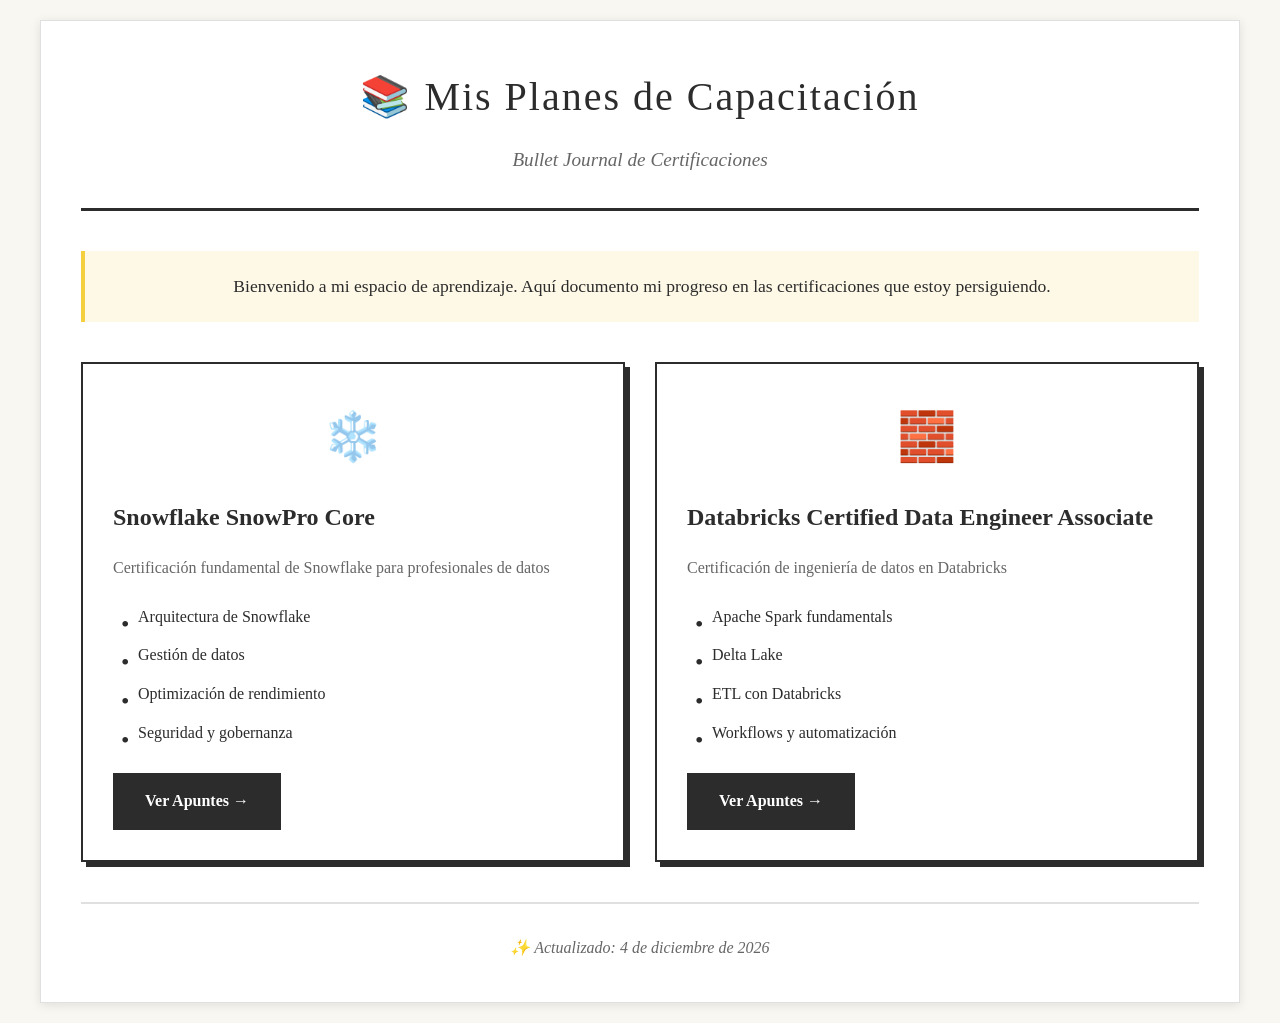
<file: index.html>
<!DOCTYPE html>
<html lang="es">
<head>
    <meta charset="UTF-8">
    <meta name="viewport" content="width=device-width, initial-scale=1.0">
    <title>Mis Certificaciones - Bullet Journal</title>
    <link rel="stylesheet" href="styles.css">
</head>
<body>
    <div class="container">
        <header>
            <h1>📚 Mis Planes de Capacitación</h1>
            <p class="subtitle">Bullet Journal de Certificaciones</p>
        </header>

        <main>
            <section class="intro">
                <p>Bienvenido a mi espacio de aprendizaje. Aquí documento mi progreso en las certificaciones que estoy persiguiendo.</p>
            </section>

            <section class="certifications">
                <div class="cert-card">
                    <div class="cert-icon">❄️</div>
                    <h2>Snowflake SnowPro Core</h2>
                    <p>Certificación fundamental de Snowflake para profesionales de datos</p>
                    <ul class="bullet-list">
                        <li>Arquitectura de Snowflake</li>
                        <li>Gestión de datos</li>
                        <li>Optimización de rendimiento</li>
                        <li>Seguridad y gobernanza</li>
                    </ul>
                    <a href="snowflake.html" class="btn">Ver Apuntes →</a>
                </div>

                <div class="cert-card">
                    <div class="cert-icon">🧱</div>
                    <h2>Databricks Certified Data Engineer Associate</h2>
                    <p>Certificación de ingeniería de datos en Databricks</p>
                    <ul class="bullet-list">
                        <li>Apache Spark fundamentals</li>
                        <li>Delta Lake</li>
                        <li>ETL con Databricks</li>
                        <li>Workflows y automatización</li>
                    </ul>
                    <a href="databricks.html" class="btn">Ver Apuntes →</a>
                </div>
            </section>
        </main>

        <footer>
            <p>✨ Actualizado: <span id="date"></span></p>
        </footer>
    </div>

    <script>
        // Display current date
        document.getElementById('date').textContent = new Date().toLocaleDateString('es-ES', {
            year: 'numeric',
            month: 'long',
            day: 'numeric'
        });
    </script>
</body>
</html>
</file>
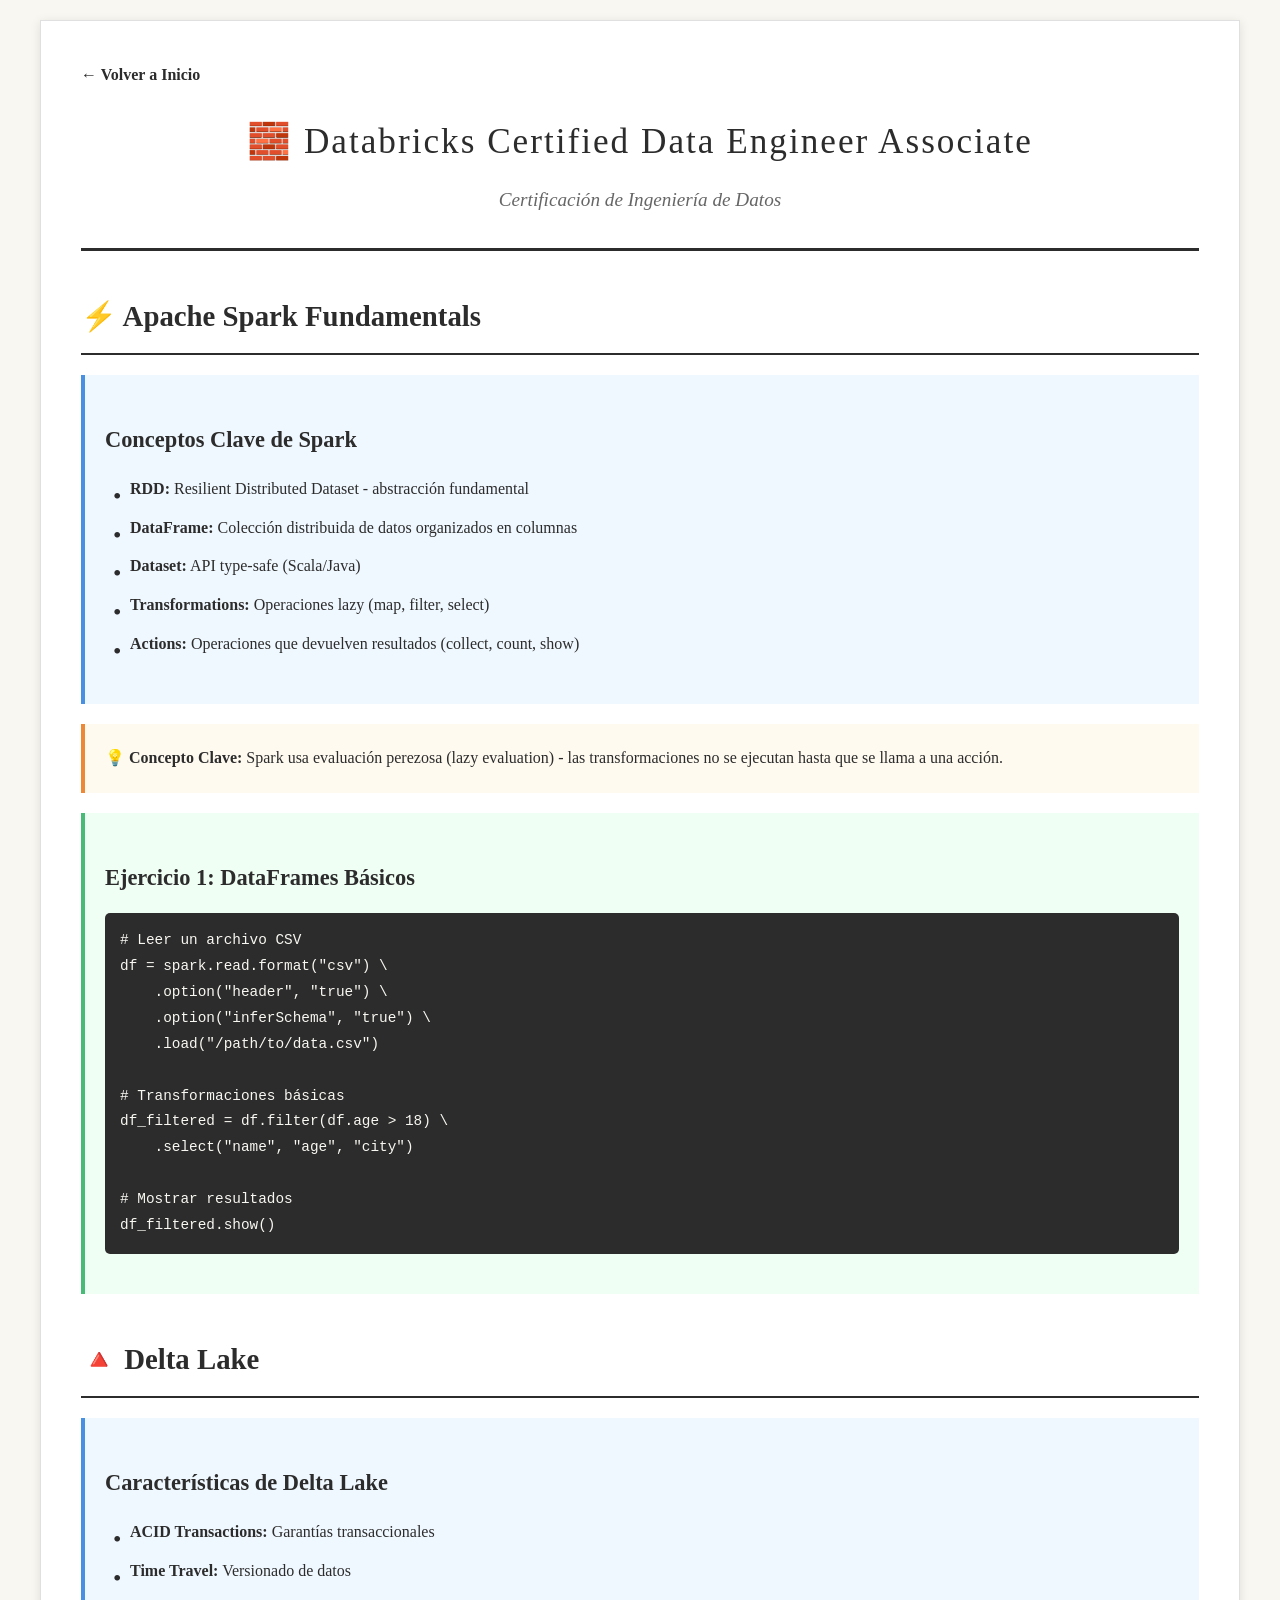
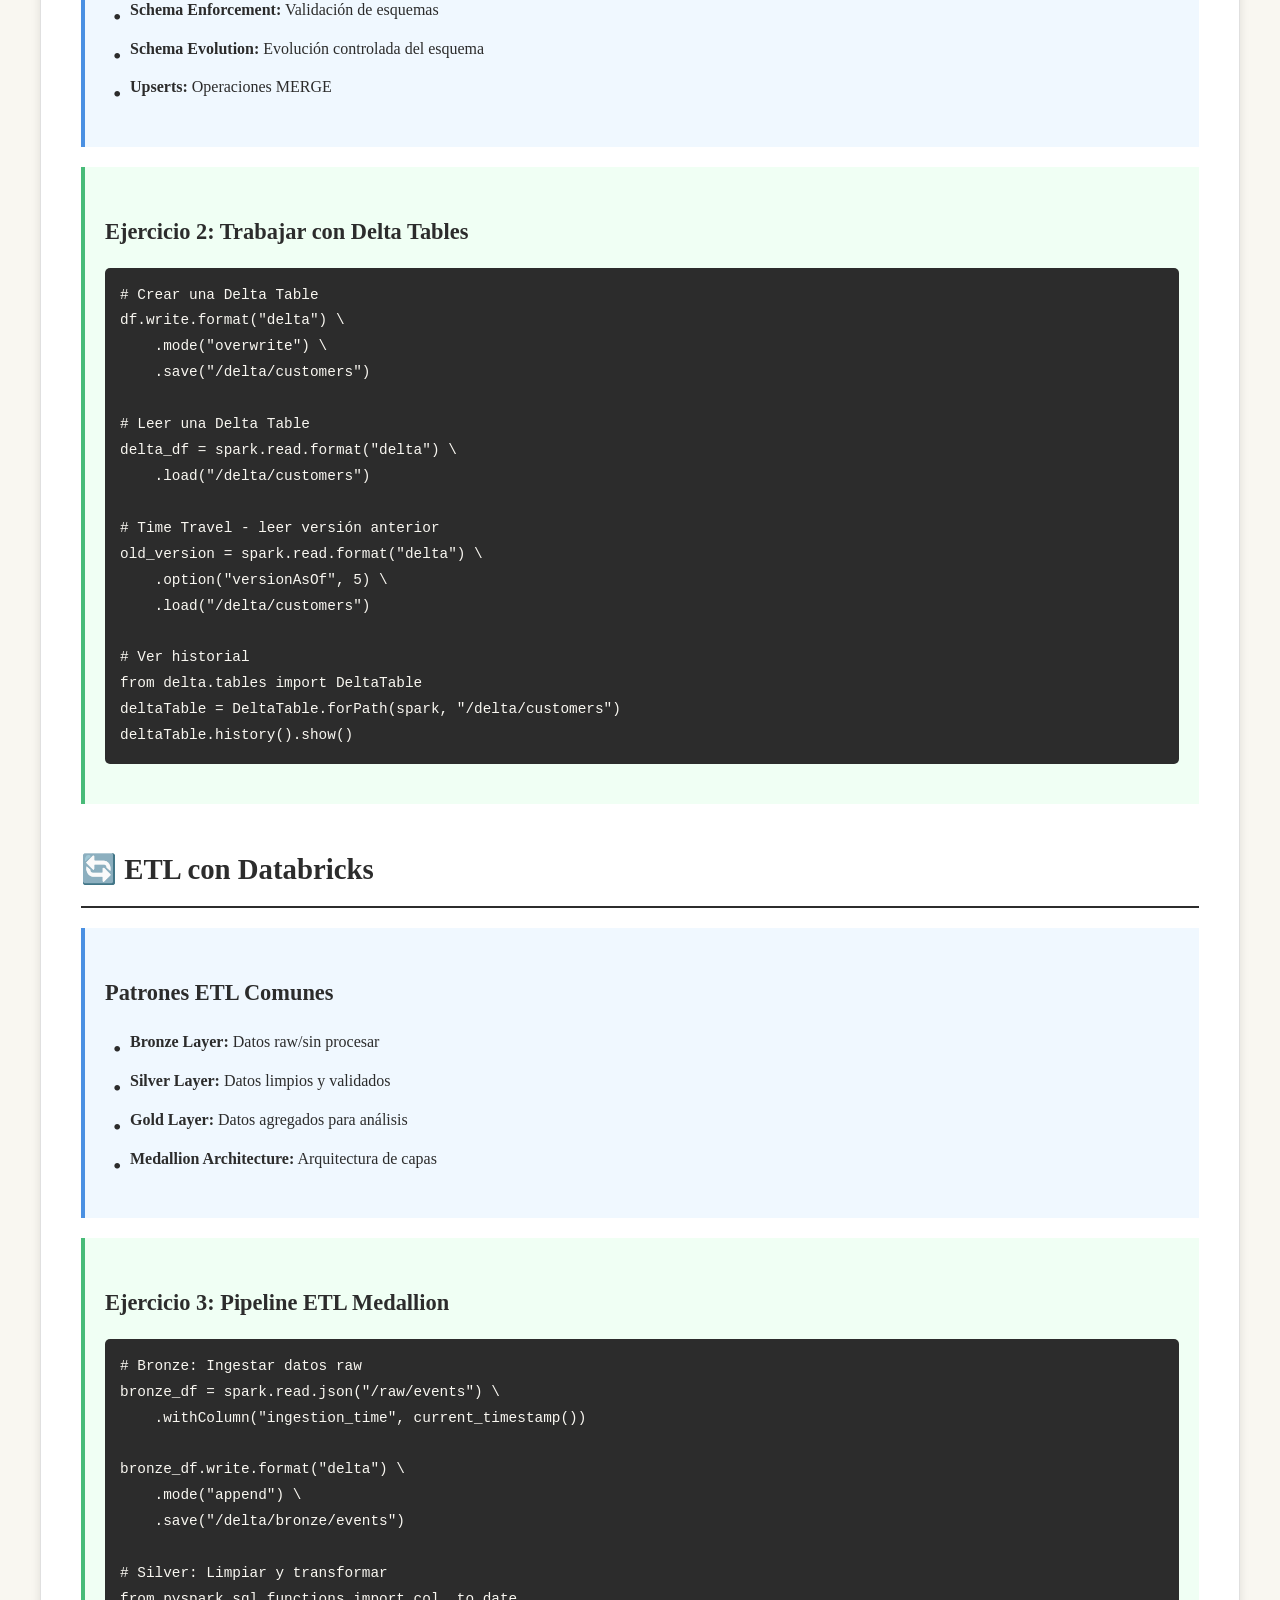
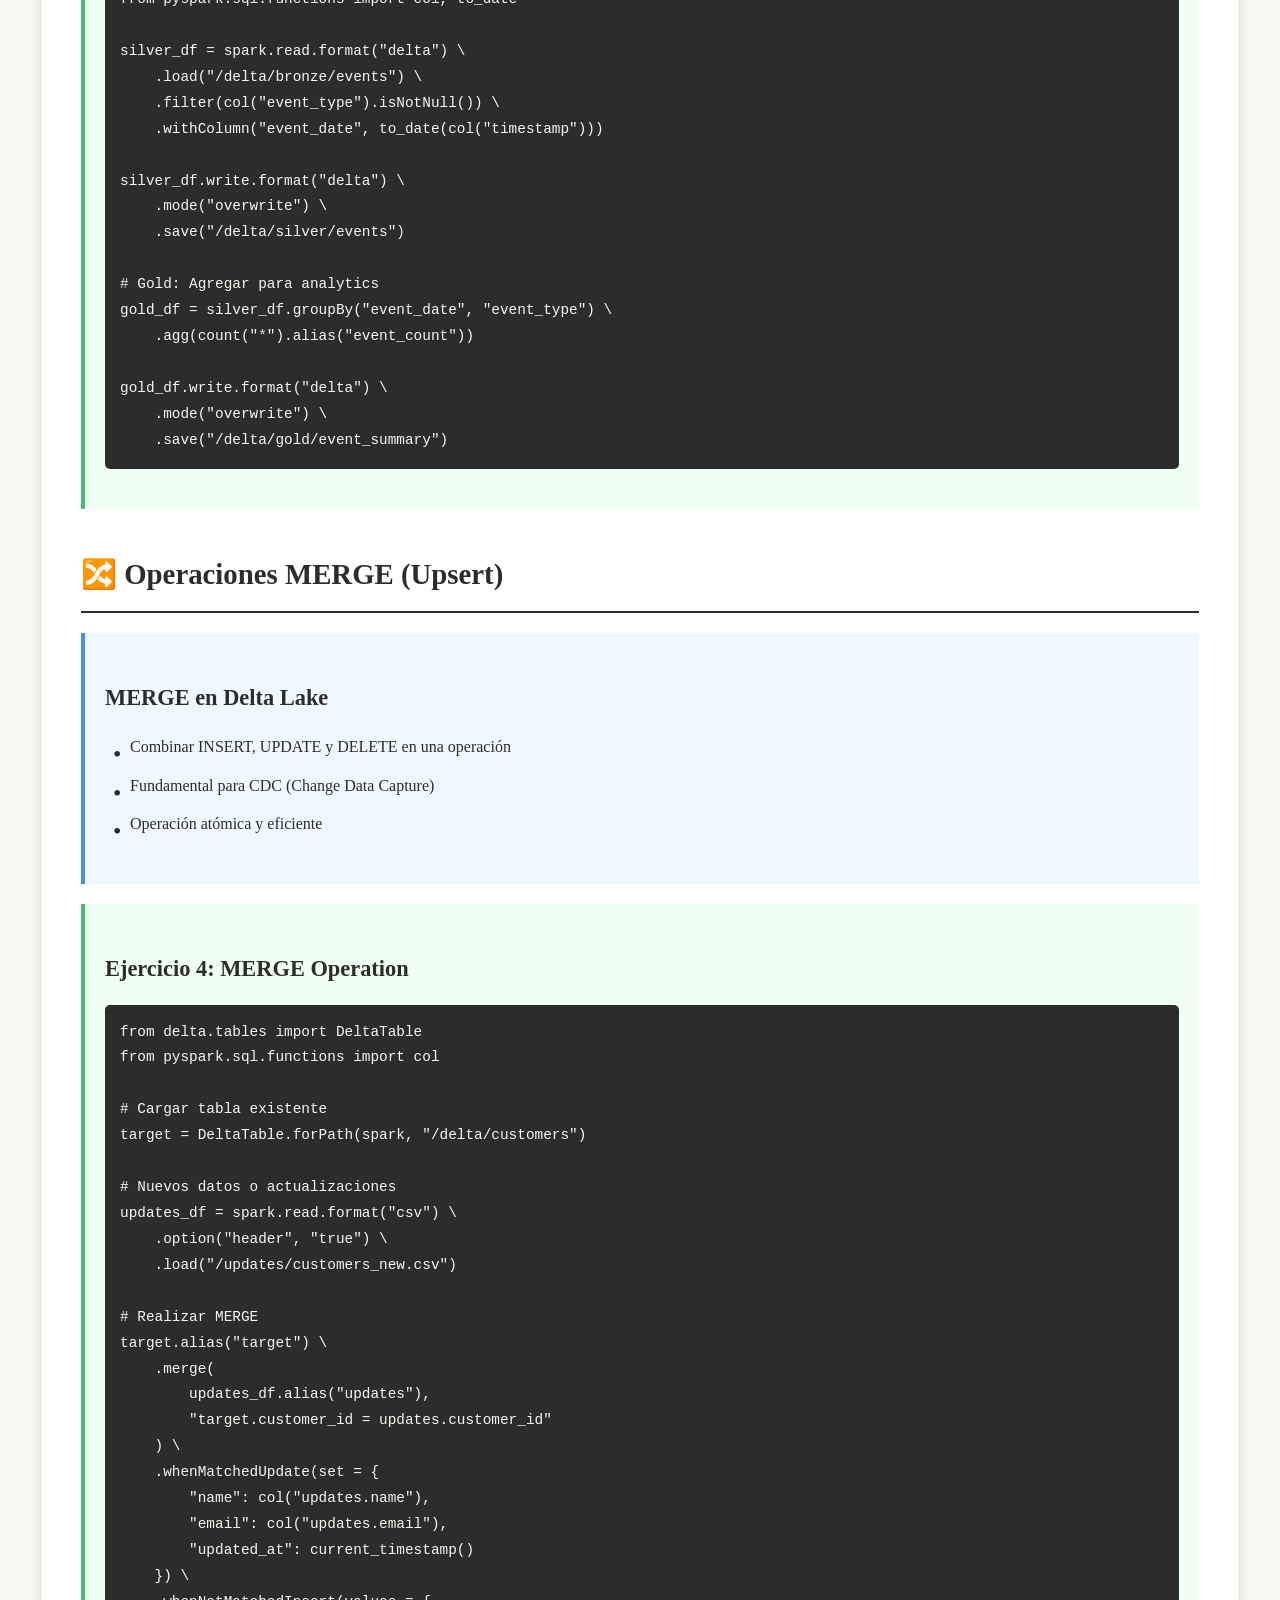
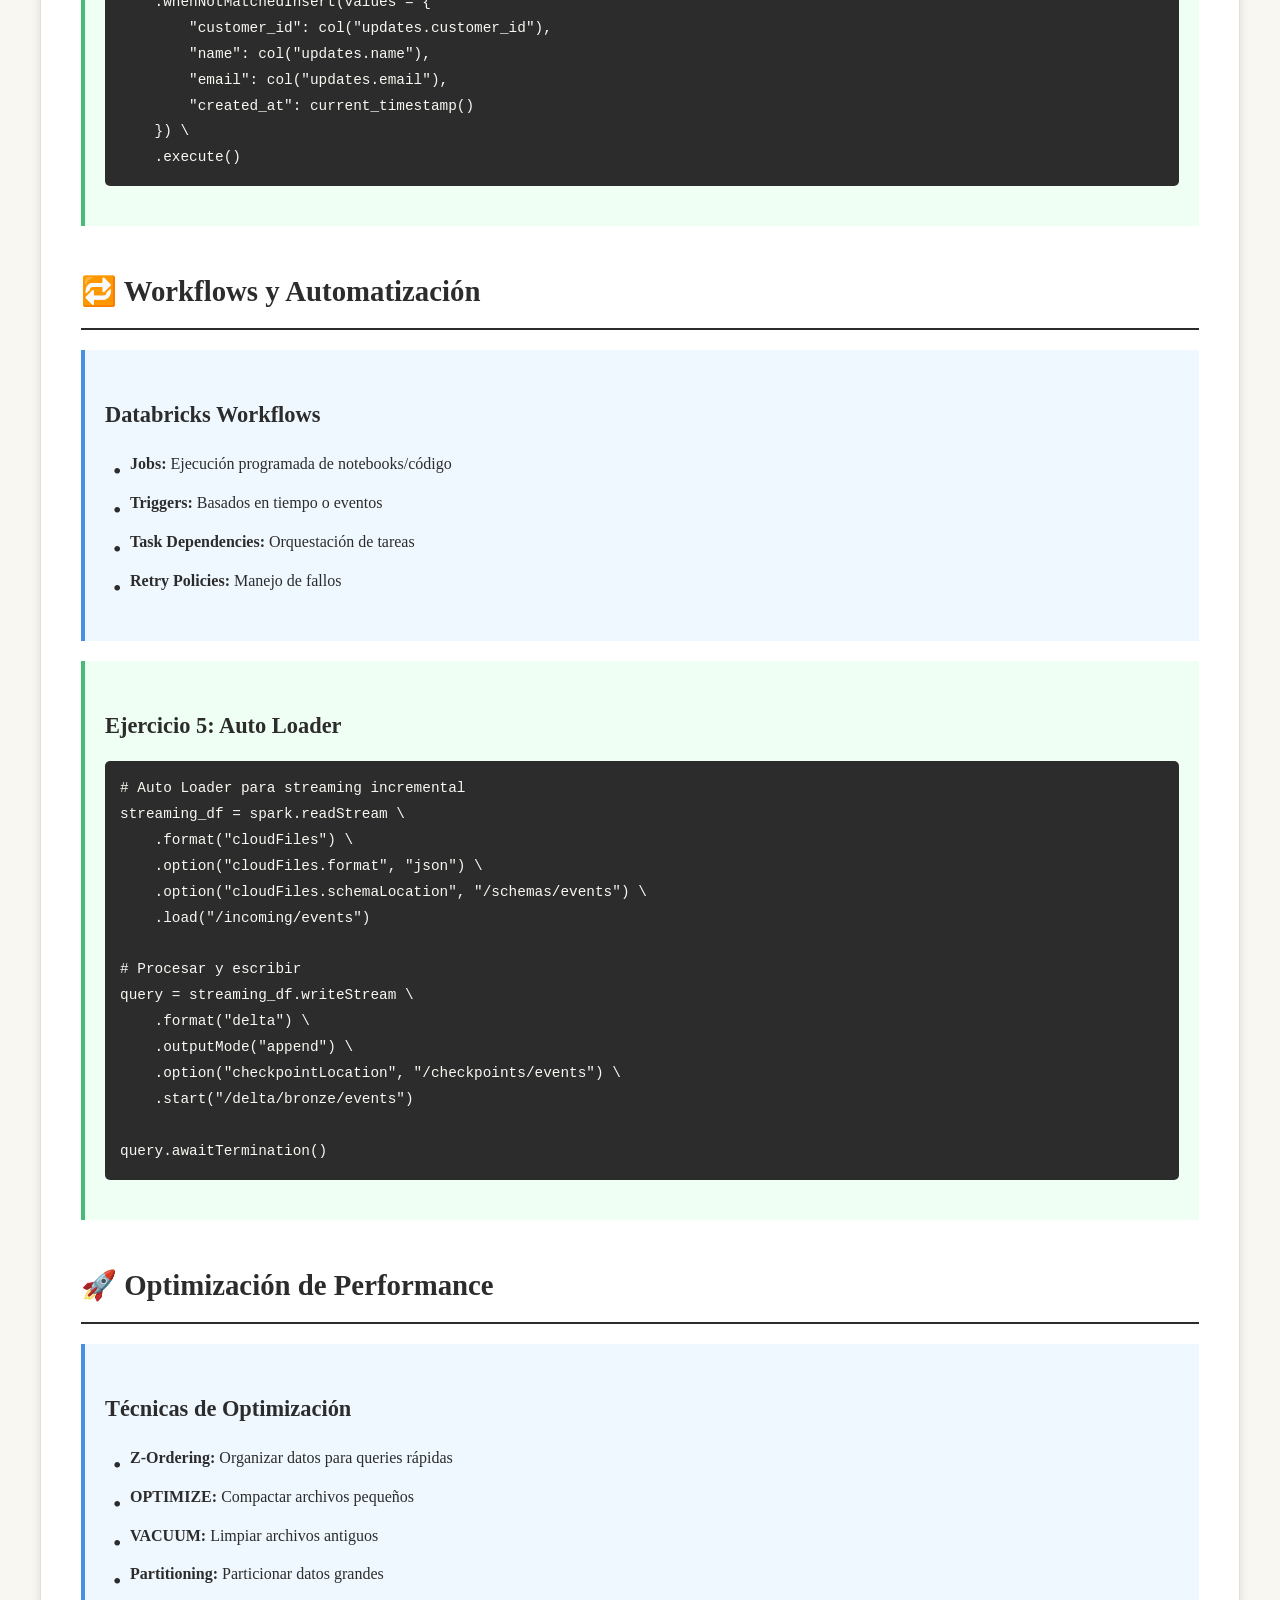
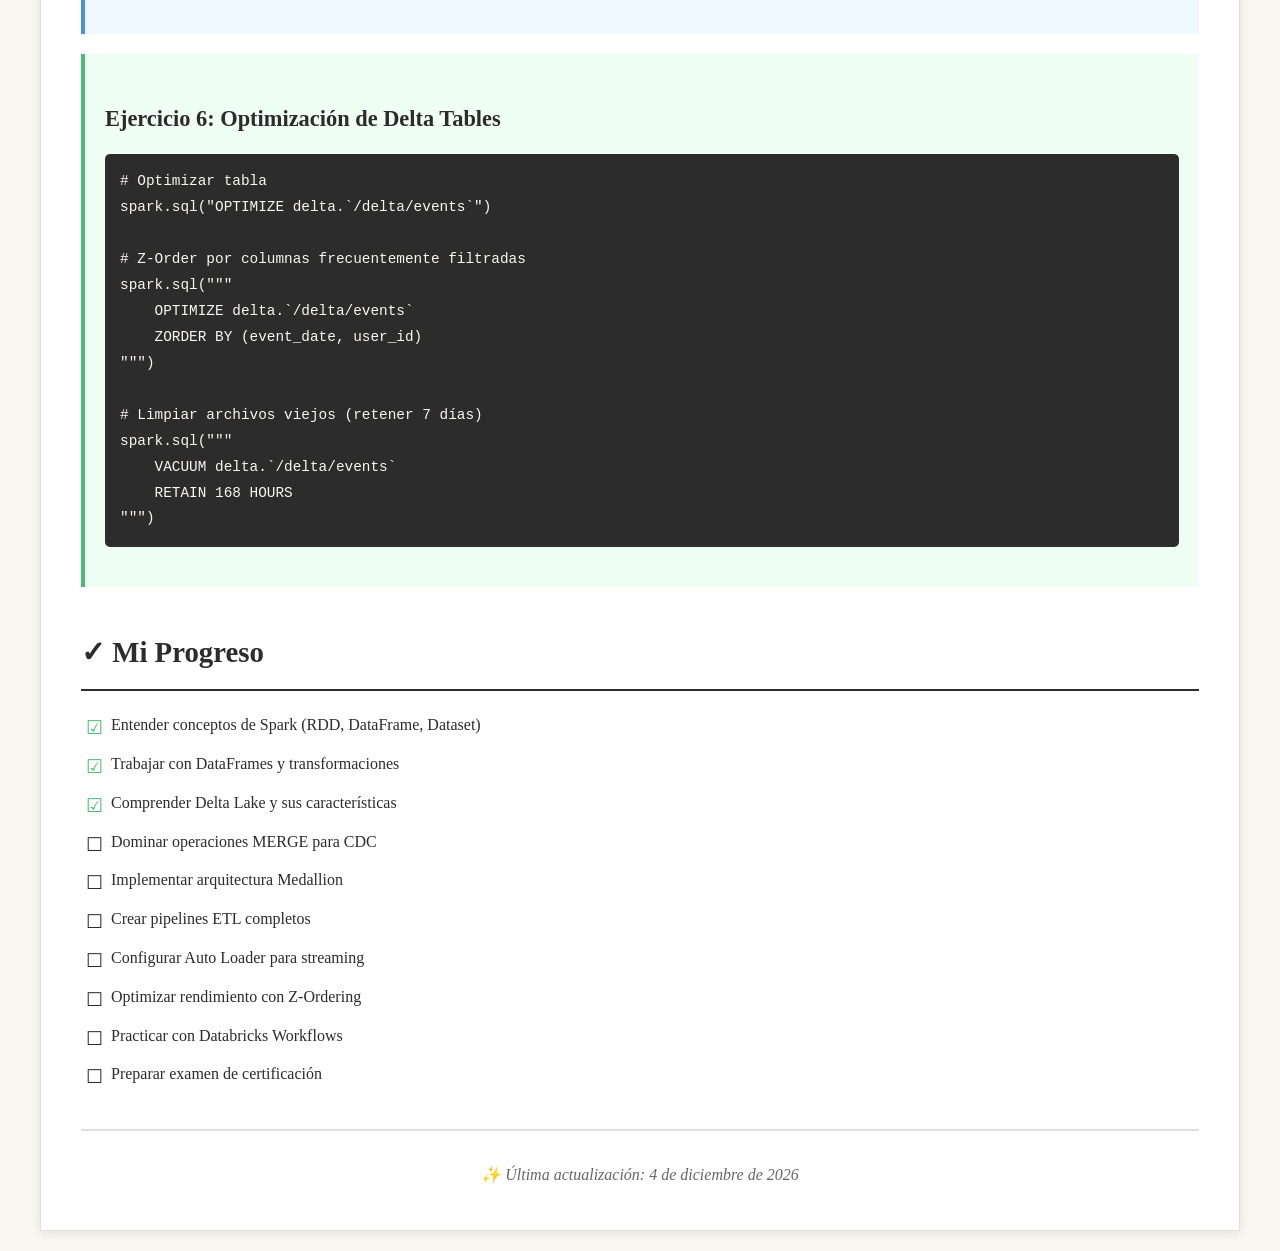
<file: databricks.html>
<!DOCTYPE html>
<html lang="es">
<head>
    <meta charset="UTF-8">
    <meta name="viewport" content="width=device-width, initial-scale=1.0">
    <title>Databricks Certified Data Engineer Associate - Mis Apuntes</title>
    <link rel="stylesheet" href="styles.css">
</head>
<body>
    <div class="container">
        <a href="index.html" class="back-link">← Volver a Inicio</a>
        
        <header class="page-header">
            <h1>🧱 Databricks Certified Data Engineer Associate</h1>
            <p class="subtitle">Certificación de Ingeniería de Datos</p>
        </header>

        <main>
            <!-- Apache Spark Fundamentals -->
            <section class="section">
                <h2>⚡ Apache Spark Fundamentals</h2>
                
                <div class="note-box">
                    <h3>Conceptos Clave de Spark</h3>
                    <ul class="bullet-list">
                        <li><strong>RDD:</strong> Resilient Distributed Dataset - abstracción fundamental</li>
                        <li><strong>DataFrame:</strong> Colección distribuida de datos organizados en columnas</li>
                        <li><strong>Dataset:</strong> API type-safe (Scala/Java)</li>
                        <li><strong>Transformations:</strong> Operaciones lazy (map, filter, select)</li>
                        <li><strong>Actions:</strong> Operaciones que devuelven resultados (collect, count, show)</li>
                    </ul>
                </div>

                <div class="tip-box">
                    <strong>💡 Concepto Clave:</strong> Spark usa evaluación perezosa (lazy evaluation) - las transformaciones no se ejecutan hasta que se llama a una acción.
                </div>

                <div class="exercise-box">
                    <h3>Ejercicio 1: DataFrames Básicos</h3>
                    <pre><code># Leer un archivo CSV
df = spark.read.format("csv") \
    .option("header", "true") \
    .option("inferSchema", "true") \
    .load("/path/to/data.csv")

# Transformaciones básicas
df_filtered = df.filter(df.age > 18) \
    .select("name", "age", "city")

# Mostrar resultados
df_filtered.show()</code></pre>
                </div>
            </section>

            <!-- Delta Lake -->
            <section class="section">
                <h2>🔺 Delta Lake</h2>
                
                <div class="note-box">
                    <h3>Características de Delta Lake</h3>
                    <ul class="bullet-list">
                        <li><strong>ACID Transactions:</strong> Garantías transaccionales</li>
                        <li><strong>Time Travel:</strong> Versionado de datos</li>
                        <li><strong>Schema Enforcement:</strong> Validación de esquemas</li>
                        <li><strong>Schema Evolution:</strong> Evolución controlada del esquema</li>
                        <li><strong>Upserts:</strong> Operaciones MERGE</li>
                    </ul>
                </div>

                <div class="exercise-box">
                    <h3>Ejercicio 2: Trabajar con Delta Tables</h3>
                    <pre><code># Crear una Delta Table
df.write.format("delta") \
    .mode("overwrite") \
    .save("/delta/customers")

# Leer una Delta Table
delta_df = spark.read.format("delta") \
    .load("/delta/customers")

# Time Travel - leer versión anterior
old_version = spark.read.format("delta") \
    .option("versionAsOf", 5) \
    .load("/delta/customers")

# Ver historial
from delta.tables import DeltaTable
deltaTable = DeltaTable.forPath(spark, "/delta/customers")
deltaTable.history().show()</code></pre>
                </div>
            </section>

            <!-- ETL con Databricks -->
            <section class="section">
                <h2>🔄 ETL con Databricks</h2>
                
                <div class="note-box">
                    <h3>Patrones ETL Comunes</h3>
                    <ul class="bullet-list">
                        <li><strong>Bronze Layer:</strong> Datos raw/sin procesar</li>
                        <li><strong>Silver Layer:</strong> Datos limpios y validados</li>
                        <li><strong>Gold Layer:</strong> Datos agregados para análisis</li>
                        <li><strong>Medallion Architecture:</strong> Arquitectura de capas</li>
                    </ul>
                </div>

                <div class="exercise-box">
                    <h3>Ejercicio 3: Pipeline ETL Medallion</h3>
                    <pre><code># Bronze: Ingestar datos raw
bronze_df = spark.read.json("/raw/events") \
    .withColumn("ingestion_time", current_timestamp())

bronze_df.write.format("delta") \
    .mode("append") \
    .save("/delta/bronze/events")

# Silver: Limpiar y transformar
from pyspark.sql.functions import col, to_date

silver_df = spark.read.format("delta") \
    .load("/delta/bronze/events") \
    .filter(col("event_type").isNotNull()) \
    .withColumn("event_date", to_date(col("timestamp")))

silver_df.write.format("delta") \
    .mode("overwrite") \
    .save("/delta/silver/events")

# Gold: Agregar para analytics
gold_df = silver_df.groupBy("event_date", "event_type") \
    .agg(count("*").alias("event_count"))

gold_df.write.format("delta") \
    .mode("overwrite") \
    .save("/delta/gold/event_summary")</code></pre>
                </div>
            </section>

            <!-- Operaciones MERGE -->
            <section class="section">
                <h2>🔀 Operaciones MERGE (Upsert)</h2>
                
                <div class="note-box">
                    <h3>MERGE en Delta Lake</h3>
                    <ul class="bullet-list">
                        <li>Combinar INSERT, UPDATE y DELETE en una operación</li>
                        <li>Fundamental para CDC (Change Data Capture)</li>
                        <li>Operación atómica y eficiente</li>
                    </ul>
                </div>

                <div class="exercise-box">
                    <h3>Ejercicio 4: MERGE Operation</h3>
                    <pre><code>from delta.tables import DeltaTable
from pyspark.sql.functions import col

# Cargar tabla existente
target = DeltaTable.forPath(spark, "/delta/customers")

# Nuevos datos o actualizaciones
updates_df = spark.read.format("csv") \
    .option("header", "true") \
    .load("/updates/customers_new.csv")

# Realizar MERGE
target.alias("target") \
    .merge(
        updates_df.alias("updates"),
        "target.customer_id = updates.customer_id"
    ) \
    .whenMatchedUpdate(set = {
        "name": col("updates.name"),
        "email": col("updates.email"),
        "updated_at": current_timestamp()
    }) \
    .whenNotMatchedInsert(values = {
        "customer_id": col("updates.customer_id"),
        "name": col("updates.name"),
        "email": col("updates.email"),
        "created_at": current_timestamp()
    }) \
    .execute()</code></pre>
                </div>
            </section>

            <!-- Workflows y Automatización -->
            <section class="section">
                <h2>🔁 Workflows y Automatización</h2>
                
                <div class="note-box">
                    <h3>Databricks Workflows</h3>
                    <ul class="bullet-list">
                        <li><strong>Jobs:</strong> Ejecución programada de notebooks/código</li>
                        <li><strong>Triggers:</strong> Basados en tiempo o eventos</li>
                        <li><strong>Task Dependencies:</strong> Orquestación de tareas</li>
                        <li><strong>Retry Policies:</strong> Manejo de fallos</li>
                    </ul>
                </div>

                <div class="exercise-box">
                    <h3>Ejercicio 5: Auto Loader</h3>
                    <pre><code># Auto Loader para streaming incremental
streaming_df = spark.readStream \
    .format("cloudFiles") \
    .option("cloudFiles.format", "json") \
    .option("cloudFiles.schemaLocation", "/schemas/events") \
    .load("/incoming/events")

# Procesar y escribir
query = streaming_df.writeStream \
    .format("delta") \
    .outputMode("append") \
    .option("checkpointLocation", "/checkpoints/events") \
    .start("/delta/bronze/events")

query.awaitTermination()</code></pre>
                </div>
            </section>

            <!-- Optimización -->
            <section class="section">
                <h2>🚀 Optimización de Performance</h2>
                
                <div class="note-box">
                    <h3>Técnicas de Optimización</h3>
                    <ul class="bullet-list">
                        <li><strong>Z-Ordering:</strong> Organizar datos para queries rápidas</li>
                        <li><strong>OPTIMIZE:</strong> Compactar archivos pequeños</li>
                        <li><strong>VACUUM:</strong> Limpiar archivos antiguos</li>
                        <li><strong>Partitioning:</strong> Particionar datos grandes</li>
                    </ul>
                </div>

                <div class="exercise-box">
                    <h3>Ejercicio 6: Optimización de Delta Tables</h3>
                    <pre><code># Optimizar tabla
spark.sql("OPTIMIZE delta.`/delta/events`")

# Z-Order por columnas frecuentemente filtradas
spark.sql("""
    OPTIMIZE delta.`/delta/events`
    ZORDER BY (event_date, user_id)
""")

# Limpiar archivos viejos (retener 7 días)
spark.sql("""
    VACUUM delta.`/delta/events` 
    RETAIN 168 HOURS
""")</code></pre>
                </div>
            </section>

            <!-- Checklist de Progreso -->
            <section class="section">
                <h2>✓ Mi Progreso</h2>
                <ul class="task-list">
                    <li class="completed">Entender conceptos de Spark (RDD, DataFrame, Dataset)</li>
                    <li class="completed">Trabajar con DataFrames y transformaciones</li>
                    <li class="completed">Comprender Delta Lake y sus características</li>
                    <li>Dominar operaciones MERGE para CDC</li>
                    <li>Implementar arquitectura Medallion</li>
                    <li>Crear pipelines ETL completos</li>
                    <li>Configurar Auto Loader para streaming</li>
                    <li>Optimizar rendimiento con Z-Ordering</li>
                    <li>Practicar con Databricks Workflows</li>
                    <li>Preparar examen de certificación</li>
                </ul>
            </section>
        </main>

        <footer>
            <p>✨ Última actualización: <span id="date"></span></p>
        </footer>
    </div>

    <script>
        document.getElementById('date').textContent = new Date().toLocaleDateString('es-ES', {
            year: 'numeric',
            month: 'long',
            day: 'numeric'
        });
    </script>
</body>
</html>
</file>
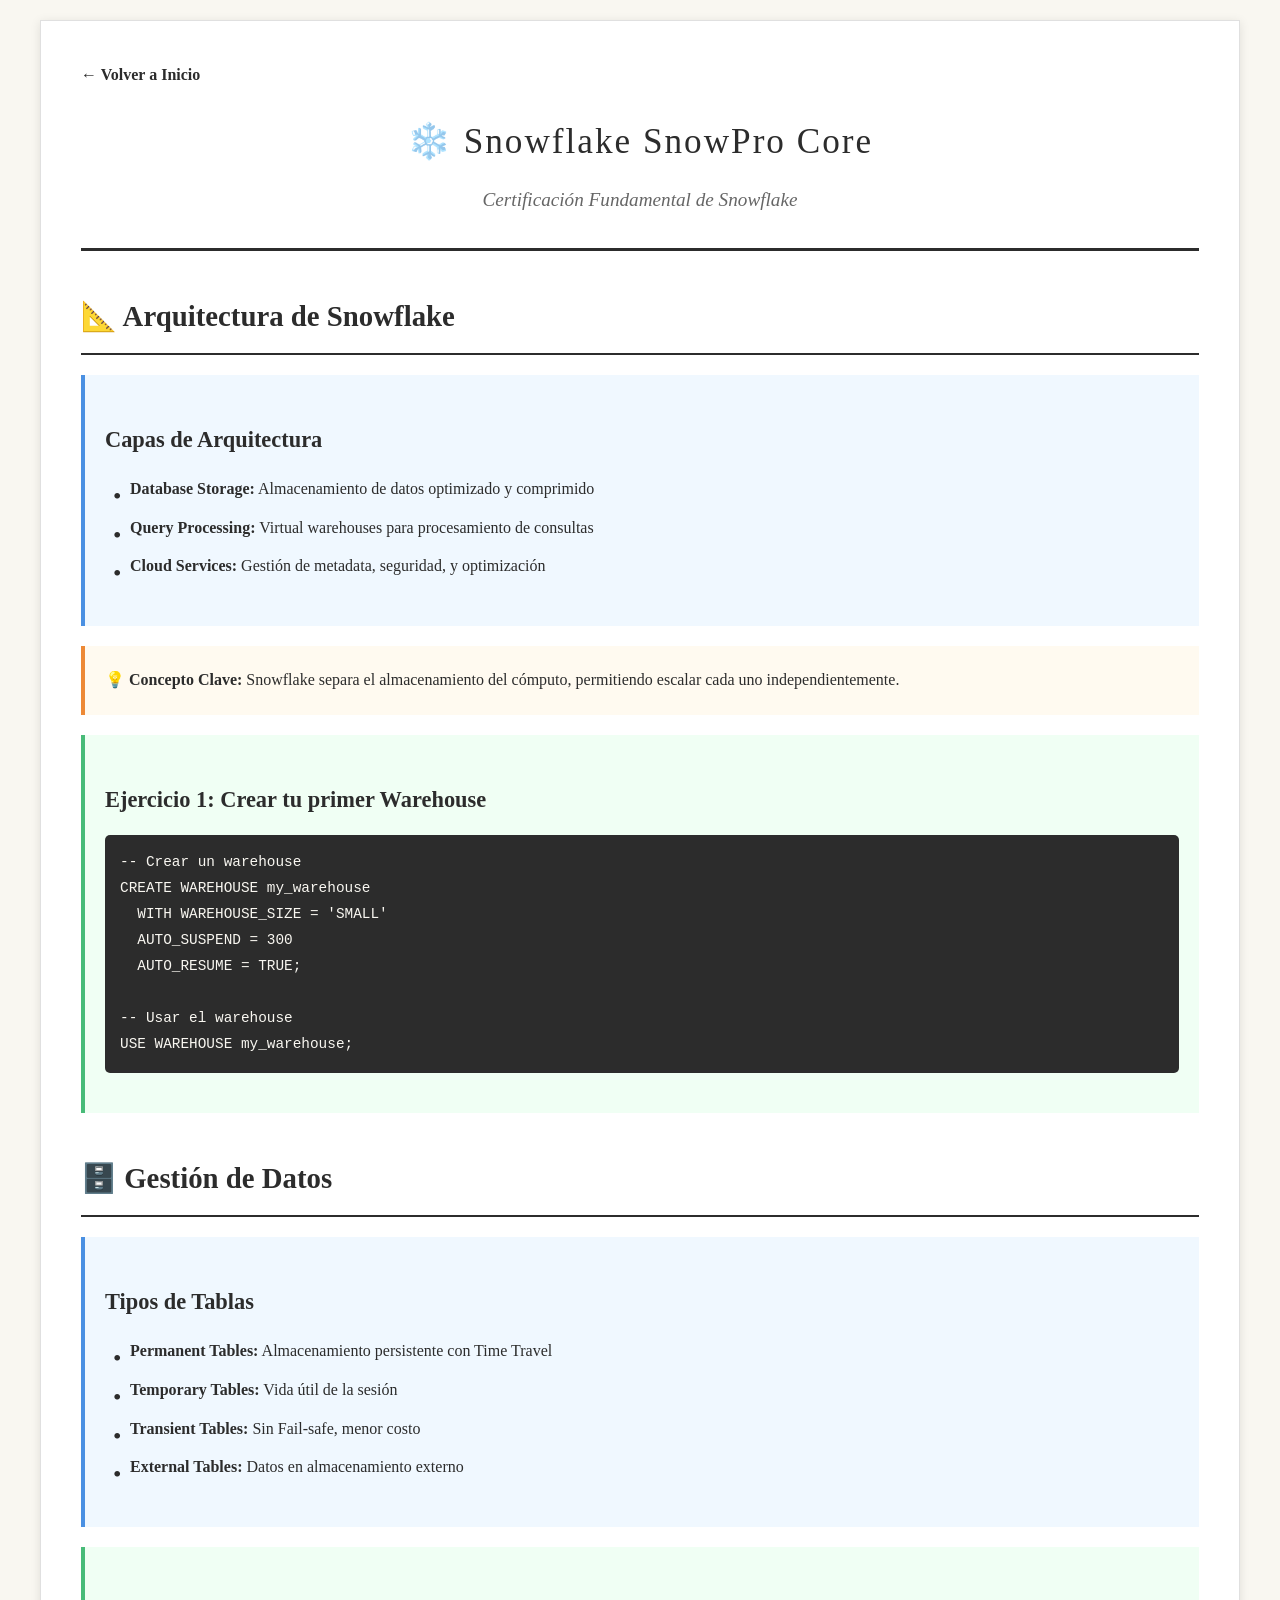
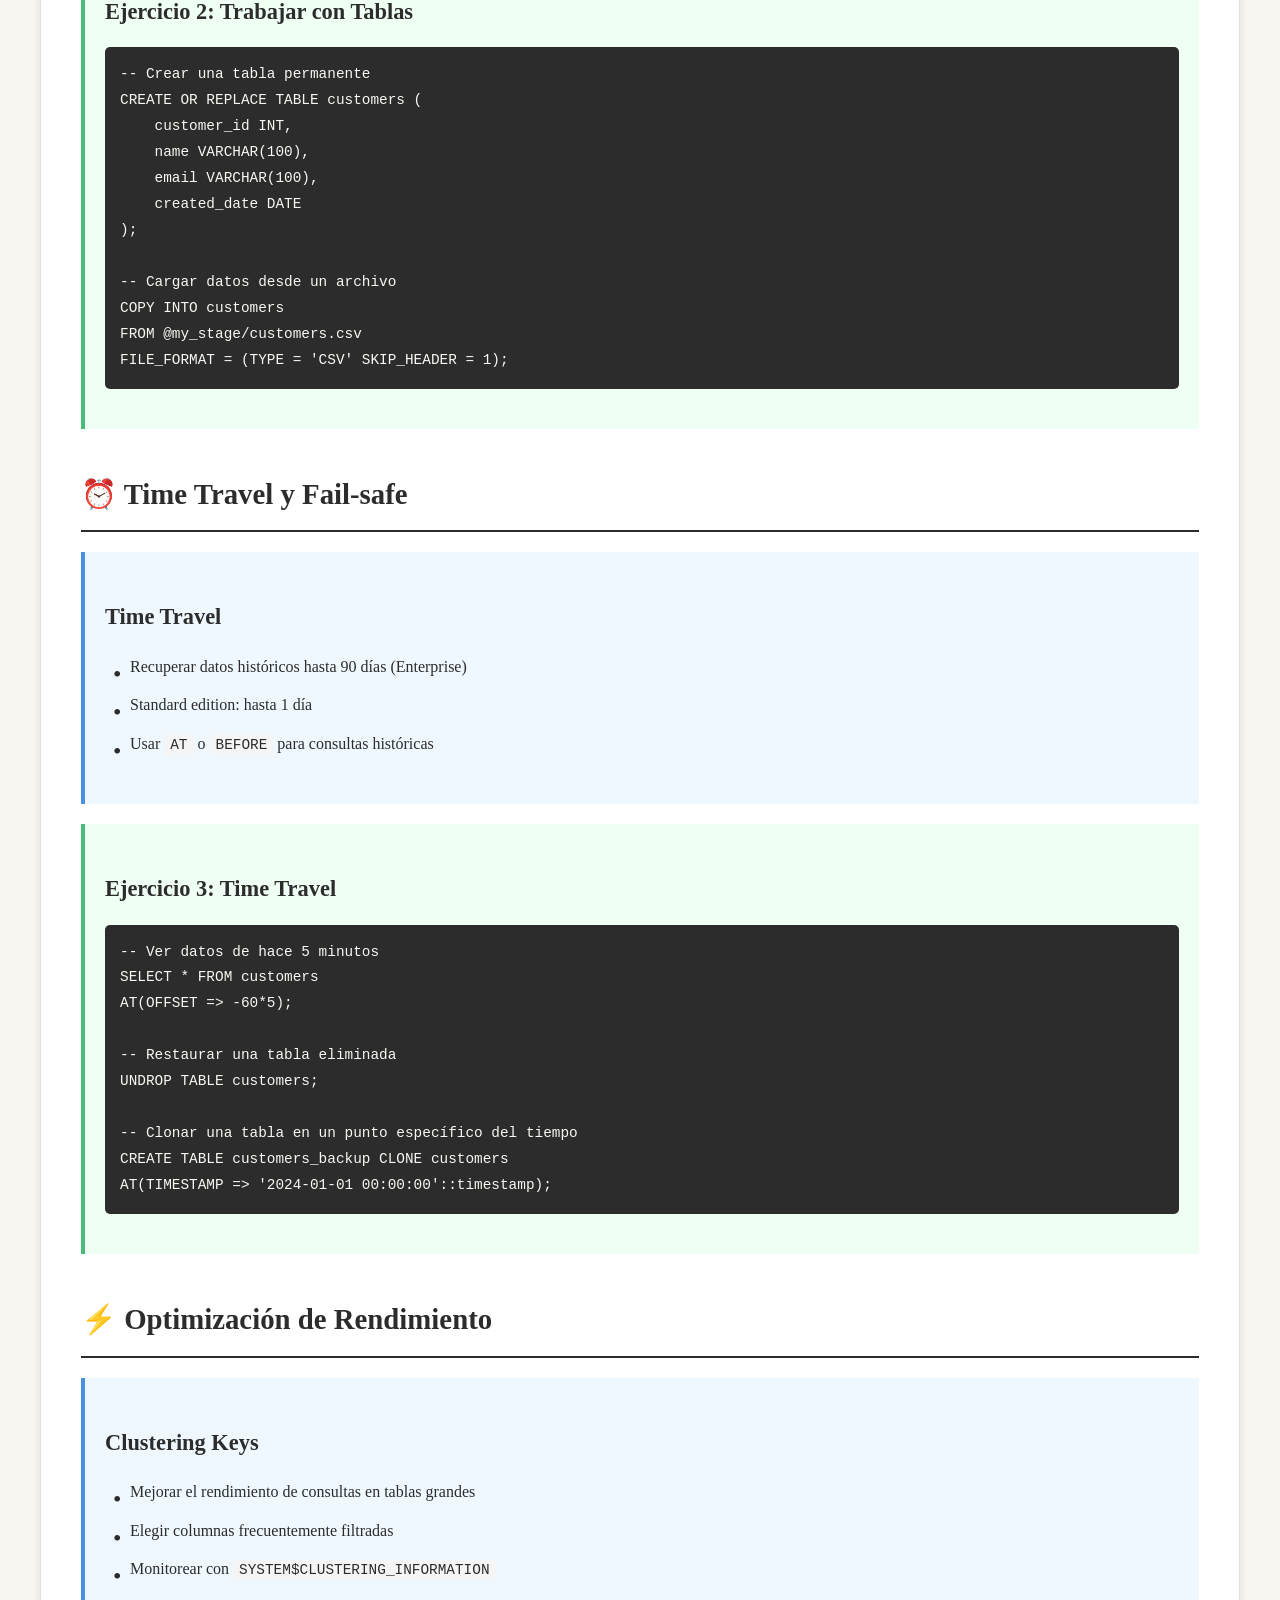
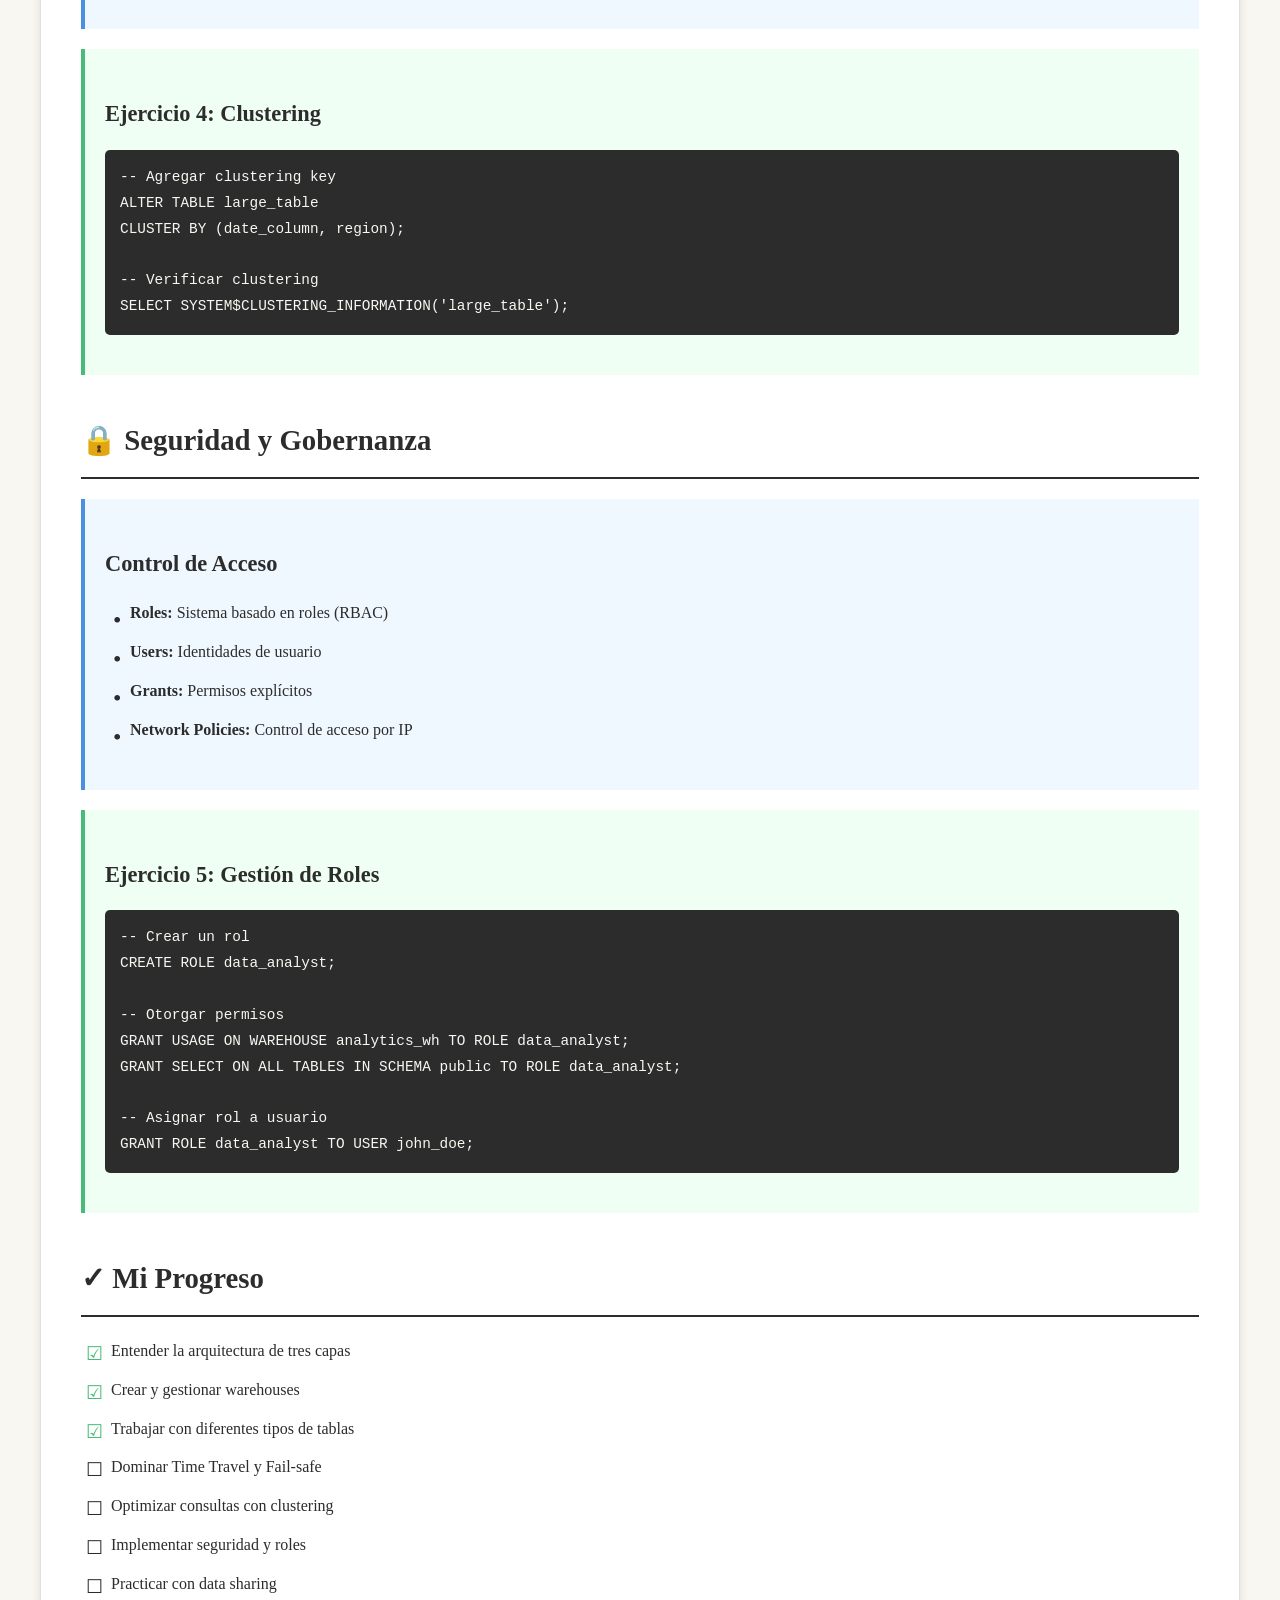
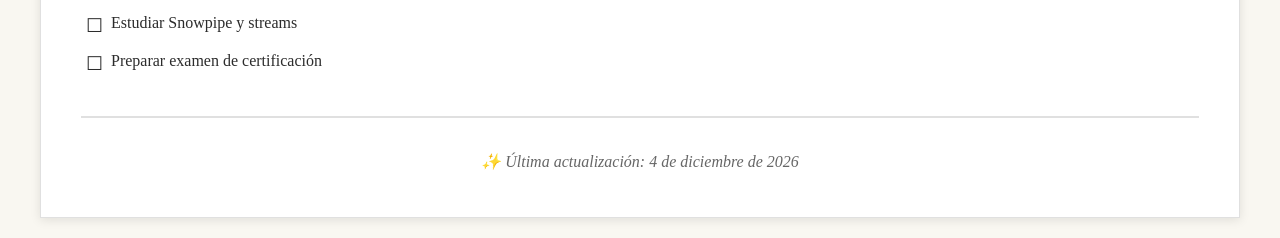
<file: snowflake.html>
<!DOCTYPE html>
<html lang="es">
<head>
    <meta charset="UTF-8">
    <meta name="viewport" content="width=device-width, initial-scale=1.0">
    <title>Snowflake SnowPro Core - Mis Apuntes</title>
    <link rel="stylesheet" href="styles.css">
</head>
<body>
    <div class="container">
        <a href="index.html" class="back-link">← Volver a Inicio</a>
        
        <header class="page-header">
            <h1>❄️ Snowflake SnowPro Core</h1>
            <p class="subtitle">Certificación Fundamental de Snowflake</p>
        </header>

        <main>
            <!-- Arquitectura de Snowflake -->
            <section class="section">
                <h2>📐 Arquitectura de Snowflake</h2>
                
                <div class="note-box">
                    <h3>Capas de Arquitectura</h3>
                    <ul class="bullet-list">
                        <li><strong>Database Storage:</strong> Almacenamiento de datos optimizado y comprimido</li>
                        <li><strong>Query Processing:</strong> Virtual warehouses para procesamiento de consultas</li>
                        <li><strong>Cloud Services:</strong> Gestión de metadata, seguridad, y optimización</li>
                    </ul>
                </div>

                <div class="tip-box">
                    <strong>💡 Concepto Clave:</strong> Snowflake separa el almacenamiento del cómputo, permitiendo escalar cada uno independientemente.
                </div>

                <div class="exercise-box">
                    <h3>Ejercicio 1: Crear tu primer Warehouse</h3>
                    <pre><code>-- Crear un warehouse
CREATE WAREHOUSE my_warehouse
  WITH WAREHOUSE_SIZE = 'SMALL'
  AUTO_SUSPEND = 300
  AUTO_RESUME = TRUE;

-- Usar el warehouse
USE WAREHOUSE my_warehouse;</code></pre>
                </div>
            </section>

            <!-- Gestión de Datos -->
            <section class="section">
                <h2>🗄️ Gestión de Datos</h2>
                
                <div class="note-box">
                    <h3>Tipos de Tablas</h3>
                    <ul class="bullet-list">
                        <li><strong>Permanent Tables:</strong> Almacenamiento persistente con Time Travel</li>
                        <li><strong>Temporary Tables:</strong> Vida útil de la sesión</li>
                        <li><strong>Transient Tables:</strong> Sin Fail-safe, menor costo</li>
                        <li><strong>External Tables:</strong> Datos en almacenamiento externo</li>
                    </ul>
                </div>

                <div class="exercise-box">
                    <h3>Ejercicio 2: Trabajar con Tablas</h3>
                    <pre><code>-- Crear una tabla permanente
CREATE OR REPLACE TABLE customers (
    customer_id INT,
    name VARCHAR(100),
    email VARCHAR(100),
    created_date DATE
);

-- Cargar datos desde un archivo
COPY INTO customers
FROM @my_stage/customers.csv
FILE_FORMAT = (TYPE = 'CSV' SKIP_HEADER = 1);</code></pre>
                </div>
            </section>

            <!-- Time Travel y Fail-safe -->
            <section class="section">
                <h2>⏰ Time Travel y Fail-safe</h2>
                
                <div class="note-box">
                    <h3>Time Travel</h3>
                    <ul class="bullet-list">
                        <li>Recuperar datos históricos hasta 90 días (Enterprise)</li>
                        <li>Standard edition: hasta 1 día</li>
                        <li>Usar <code>AT</code> o <code>BEFORE</code> para consultas históricas</li>
                    </ul>
                </div>

                <div class="exercise-box">
                    <h3>Ejercicio 3: Time Travel</h3>
                    <pre><code>-- Ver datos de hace 5 minutos
SELECT * FROM customers
AT(OFFSET => -60*5);

-- Restaurar una tabla eliminada
UNDROP TABLE customers;

-- Clonar una tabla en un punto específico del tiempo
CREATE TABLE customers_backup CLONE customers
AT(TIMESTAMP => '2024-01-01 00:00:00'::timestamp);</code></pre>
                </div>
            </section>

            <!-- Optimización de Rendimiento -->
            <section class="section">
                <h2>⚡ Optimización de Rendimiento</h2>
                
                <div class="note-box">
                    <h3>Clustering Keys</h3>
                    <ul class="bullet-list">
                        <li>Mejorar el rendimiento de consultas en tablas grandes</li>
                        <li>Elegir columnas frecuentemente filtradas</li>
                        <li>Monitorear con <code>SYSTEM$CLUSTERING_INFORMATION</code></li>
                    </ul>
                </div>

                <div class="exercise-box">
                    <h3>Ejercicio 4: Clustering</h3>
                    <pre><code>-- Agregar clustering key
ALTER TABLE large_table
CLUSTER BY (date_column, region);

-- Verificar clustering
SELECT SYSTEM$CLUSTERING_INFORMATION('large_table');</code></pre>
                </div>
            </section>

            <!-- Seguridad -->
            <section class="section">
                <h2>🔒 Seguridad y Gobernanza</h2>
                
                <div class="note-box">
                    <h3>Control de Acceso</h3>
                    <ul class="bullet-list">
                        <li><strong>Roles:</strong> Sistema basado en roles (RBAC)</li>
                        <li><strong>Users:</strong> Identidades de usuario</li>
                        <li><strong>Grants:</strong> Permisos explícitos</li>
                        <li><strong>Network Policies:</strong> Control de acceso por IP</li>
                    </ul>
                </div>

                <div class="exercise-box">
                    <h3>Ejercicio 5: Gestión de Roles</h3>
                    <pre><code>-- Crear un rol
CREATE ROLE data_analyst;

-- Otorgar permisos
GRANT USAGE ON WAREHOUSE analytics_wh TO ROLE data_analyst;
GRANT SELECT ON ALL TABLES IN SCHEMA public TO ROLE data_analyst;

-- Asignar rol a usuario
GRANT ROLE data_analyst TO USER john_doe;</code></pre>
                </div>
            </section>

            <!-- Checklist de Progreso -->
            <section class="section">
                <h2>✓ Mi Progreso</h2>
                <ul class="task-list">
                    <li class="completed">Entender la arquitectura de tres capas</li>
                    <li class="completed">Crear y gestionar warehouses</li>
                    <li class="completed">Trabajar con diferentes tipos de tablas</li>
                    <li>Dominar Time Travel y Fail-safe</li>
                    <li>Optimizar consultas con clustering</li>
                    <li>Implementar seguridad y roles</li>
                    <li>Practicar con data sharing</li>
                    <li>Estudiar Snowpipe y streams</li>
                    <li>Preparar examen de certificación</li>
                </ul>
            </section>
        </main>

        <footer>
            <p>✨ Última actualización: <span id="date"></span></p>
        </footer>
    </div>

    <script>
        document.getElementById('date').textContent = new Date().toLocaleDateString('es-ES', {
            year: 'numeric',
            month: 'long',
            day: 'numeric'
        });
    </script>
</body>
</html>
</file>
<file: styles.css>
/* Bullet Journal Style - Clean and Minimal */
* {
    margin: 0;
    padding: 0;
    box-sizing: border-box;
}

body {
    font-family: 'Georgia', 'Times New Roman', serif;
    background-color: #f9f7f1;
    color: #2c2c2c;
    line-height: 1.8;
    padding: 20px;
}

.container {
    max-width: 1200px;
    margin: 0 auto;
    background-color: #fff;
    padding: 40px;
    box-shadow: 0 2px 10px rgba(0, 0, 0, 0.1);
    border: 1px solid #e0e0e0;
}

header {
    text-align: center;
    margin-bottom: 40px;
    padding-bottom: 30px;
    border-bottom: 3px solid #2c2c2c;
}

header h1 {
    font-size: 2.5em;
    margin-bottom: 10px;
    font-weight: 400;
    letter-spacing: 2px;
}

.subtitle {
    font-size: 1.2em;
    color: #666;
    font-style: italic;
}

.intro {
    margin-bottom: 40px;
    padding: 20px;
    background-color: #fef9e7;
    border-left: 4px solid #f4d03f;
}

.intro p {
    font-size: 1.1em;
    text-align: center;
}

.certifications {
    display: grid;
    grid-template-columns: repeat(auto-fit, minmax(300px, 1fr));
    gap: 30px;
    margin-bottom: 40px;
}

.cert-card {
    background-color: #fff;
    padding: 30px;
    border: 2px solid #2c2c2c;
    box-shadow: 5px 5px 0px #2c2c2c;
    transition: transform 0.3s ease;
}

.cert-card:hover {
    transform: translate(-2px, -2px);
    box-shadow: 7px 7px 0px #2c2c2c;
}

.cert-icon {
    font-size: 3em;
    text-align: center;
    margin-bottom: 15px;
}

.cert-card h2 {
    font-size: 1.5em;
    margin-bottom: 15px;
    font-weight: 600;
}

.cert-card p {
    color: #666;
    margin-bottom: 20px;
}

.bullet-list {
    list-style: none;
    margin-bottom: 25px;
}

.bullet-list li {
    padding-left: 25px;
    margin-bottom: 10px;
    position: relative;
}

.bullet-list li::before {
    content: "•";
    position: absolute;
    left: 8px;
    font-size: 1.5em;
    color: #2c2c2c;
}

.btn {
    display: inline-block;
    padding: 12px 30px;
    background-color: #2c2c2c;
    color: #fff;
    text-decoration: none;
    border: 2px solid #2c2c2c;
    font-weight: 600;
    transition: all 0.3s ease;
}

.btn:hover {
    background-color: #fff;
    color: #2c2c2c;
}

footer {
    text-align: center;
    padding-top: 30px;
    border-top: 2px solid #e0e0e0;
    color: #666;
    font-style: italic;
}

/* Page-specific styles */
.page-header {
    margin-bottom: 40px;
}

.page-header h1 {
    font-size: 2.2em;
    margin-bottom: 10px;
}

.back-link {
    display: inline-block;
    margin-bottom: 20px;
    color: #2c2c2c;
    text-decoration: none;
    font-weight: 600;
}

.back-link:hover {
    text-decoration: underline;
}

.section {
    margin-bottom: 40px;
}

.section h2 {
    font-size: 1.8em;
    margin-bottom: 20px;
    padding-bottom: 10px;
    border-bottom: 2px solid #2c2c2c;
}

.section h3 {
    font-size: 1.4em;
    margin-bottom: 15px;
    margin-top: 25px;
}

.note-box {
    background-color: #f0f8ff;
    padding: 20px;
    margin-bottom: 20px;
    border-left: 4px solid #4a90e2;
}

.exercise-box {
    background-color: #f0fff4;
    padding: 20px;
    margin-bottom: 20px;
    border-left: 4px solid #48bb78;
}

.tip-box {
    background-color: #fffaf0;
    padding: 20px;
    margin-bottom: 20px;
    border-left: 4px solid #ed8936;
}

code {
    background-color: #f5f5f5;
    padding: 2px 6px;
    border-radius: 3px;
    font-family: 'Courier New', monospace;
    font-size: 0.9em;
}

pre {
    background-color: #2c2c2c;
    color: #f9f7f1;
    padding: 15px;
    border-radius: 5px;
    overflow-x: auto;
    margin-bottom: 20px;
}

pre code {
    background-color: transparent;
    padding: 0;
    color: #f9f7f1;
}

.task-list {
    list-style: none;
}

.task-list li {
    padding-left: 30px;
    margin-bottom: 10px;
    position: relative;
}

.task-list li::before {
    content: "☐";
    position: absolute;
    left: 5px;
    font-size: 1.2em;
}

.task-list li.completed::before {
    content: "☑";
    color: #48bb78;
}

/* Responsive design */
@media (max-width: 768px) {
    .container {
        padding: 20px;
    }

    header h1 {
        font-size: 2em;
    }

    .certifications {
        grid-template-columns: 1fr;
    }
}
</file>
